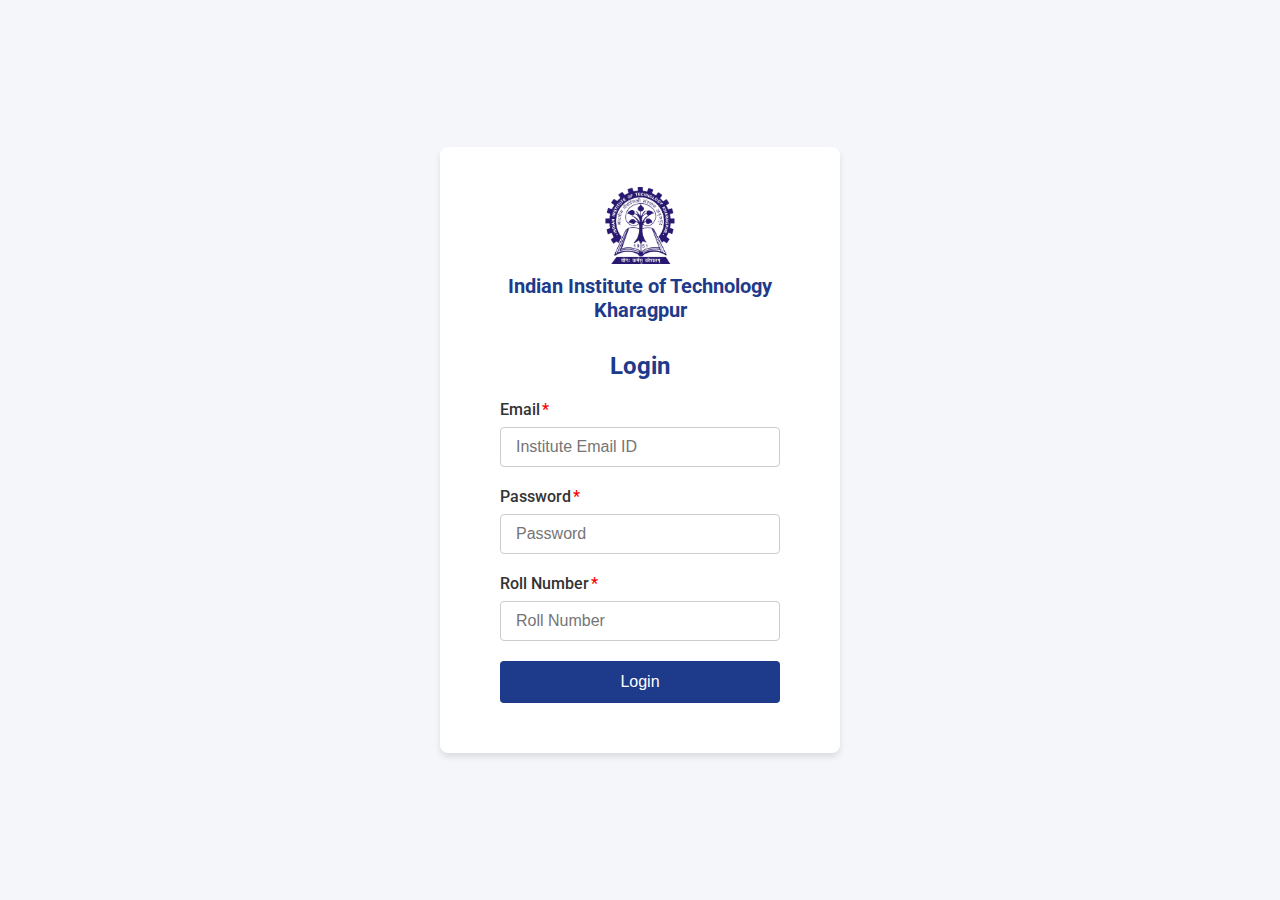
<file: index.html>
<!DOCTYPE html>
<html lang="en">
<head>
    <meta charset="UTF-8">
    <title>IIT Kharagpur - Login</title>
    <meta name="viewport" content="width=device-width, initial-scale=1.0">
    <!-- Google Fonts for Typography -->
    <link href="https://fonts.googleapis.com/css2?family=Roboto:wght@400;700&display=swap" rel="stylesheet">
    <style>
        /* Reset some default styles */
        * {
            box-sizing: border-box;
            margin: 0;
            padding: 0;
        }

        /* Apply a background color and font family */
        body {
            font-family: 'Roboto', sans-serif;
            background-color: #f4f6f9;
            height: 100vh;
            display: flex;
            justify-content: center;
            align-items: center;
        }

        /* Container to hold header and form */
        .container {
            background-color: #ffffff;
            padding: 40px 60px;
            border-radius: 8px;
            box-shadow: 0 4px 6px rgba(0, 0, 0, 0.1);
            max-width: 400px;
            width: 100%;
            position: relative; /* To position preloader inside */
        }

        /* Header styling */
        .header {
            text-align: center;
            margin-bottom: 30px;
        }

        .logo {
            display: flex;
            flex-direction: column;
            align-items: center;
        }

        .logo-img {
            width: 100px;
            height: auto;
            margin-bottom: 10px;
        }

        .logo-text {
            font-size: 20px;
            color: #1e3a8a; /* IIT Kharagpur's official color */
            margin: 0;
        }

        /* Login Form Styling */
        .login-form h2 {
            text-align: center;
            margin-bottom: 20px;
            color: #1e3a8a;
        }

        .form-group {
            margin-bottom: 20px;
        }

        .form-group label {
            display: block;
            margin-bottom: 8px;
            color: #333333;
            font-weight: 500;
        }

        .required {
            color: red;
            margin-left: 2px;
        }

        .form-group input {
            width: 100%;
            padding: 10px 15px;
            border: 1px solid #cccccc;
            border-radius: 4px;
            font-size: 16px;
            transition: border-color 0.3s ease;
        }

        .form-group input:focus {
            border-color: #1e3a8a;
            outline: none;
        }

        .btn {
            width: 100%;
            padding: 12px;
            background-color: #1e3a8a;
            color: #ffffff;
            border: none;
            border-radius: 4px;
            font-size: 16px;
            cursor: pointer;
            transition: background-color 0.3s ease;
        }

        .btn:hover {
            background-color: #162d6f;
        }

        .error-message {
            color: red;
            margin-top: 10px;
            text-align: center;
        }

        /* Preloader Overlay Styling */
        .preloader-overlay {
            position: absolute;
            top: 0;
            left: 0;
            width: 100%;
            height: 100%;
            background-color: rgba(255, 255, 255, 0.9);
            display: flex;
            flex-direction: column;
            justify-content: center;
            align-items: center;
            border-radius: 8px;
            z-index: 1000;
            display: none; /* Hidden by default */
        }

        .spinner {
            border: 8px solid #f3f3f3; /* Light grey */
            border-top: 8px solid #1e3a8a; /* Blue */
            border-radius: 50%;
            width: 60px;
            height: 60px;
            animation: spin 2s linear infinite;
            margin-bottom: 20px;
        }

        @keyframes spin {
            0% { transform: rotate(0deg); }
            100% { transform: rotate(360deg); }
        }

        .preloader-text {
            font-size: 18px;
            color: #333333;
            text-align: center;
        }

        /* Responsive Design */
        @media (max-width: 480px) {
            .container {
                padding: 30px 20px;
            }

            .logo-text {
                font-size: 18px;
            }

            .login-form h2 {
                font-size: 22px;
            }

            .form-group input {
                font-size: 14px;
            }

            .btn {
                font-size: 14px;
            }

            .preloader-text {
                font-size: 16px;
            }
        }
    </style>
</head>
<body>
    <div class="container">
        <!-- Preloader Overlay -->
        <div class="preloader-overlay" id="preloader">
            <div class="spinner"></div>
            <div class="preloader-text" id="preloaderText">Fetching user details...</div>
        </div>

        <!-- Header with Logo and Text -->
        <header class="header">
            <div class="logo">
                <img src="logo.png" alt="IIT Kharagpur Logo" class="logo-img">
                <h1 class="logo-text">Indian Institute of Technology Kharagpur</h1>
            </div>
        </header>

        <!-- Login Form -->
        <div class="login-form">
            <h2>Login</h2>
            <form id="loginForm">
                <div class="form-group">
                    <label for="email">Email<span class="required">*</span></label>
                    <input type="email" id="email" name="email" placeholder="Institute Email ID" required>
                </div>
                <div class="form-group">
                    <label for="password">Password<span class="required">*</span></label>
                    <input type="password" id="password" name="password" placeholder="Password" required>
                </div>
                <div class="form-group">
                    <label for="rollno">Roll Number<span class="required">*</span></label>
                    <input type="text" id="rollno" name="rollno" placeholder="Roll Number" required>
                </div>
                <button type="submit" class="btn">Login</button>
                <p id="errorMsg" class="error-message"></p>
            </form>
        </div>
    </div>

    <script>
        // Sample user credentials (for demonstration purposes)
        const users = [
            {
                email: "svr2303@kgpian.iitkgp.ac.in",
                password: "Gvrgps@2708",
                rollno: "20IM30005"
            },
            {
                email: "student2@iitkgp.ac.in",
                password: "securepass456",
                rollno: "KGP002"
            }
            // Add more user objects as needed
        ];

        // Function to handle form submission
        document.getElementById('loginForm').addEventListener('submit', function(e) {
            e.preventDefault(); // Prevent form from submitting

            // Get form values
            const email = document.getElementById('email').value.trim();
            const password = document.getElementById('password').value.trim();
            const rollno = document.getElementById('rollno').value.trim();

            // Validate credentials
            const user = users.find(user => 
                user.email === email && 
                user.password === password && 
                user.rollno === rollno
            );

            if (user) {
                // Credentials are correct
                // Show preloader
                const preloader = document.getElementById('preloader');
                const preloaderText = document.getElementById('preloaderText');
                preloader.style.display = 'flex';

                // Sequence of fetching messages
                setTimeout(() => {
                    preloaderText.textContent = "Fetching grades...";
                }, 2500); // Change text after 2.5 seconds

                // Redirect after 5 seconds
                setTimeout(() => {
                    window.location.href = "dashboard.html";
                }, 5000);
            } else {
                // Credentials are incorrect
                // Display error message
                document.getElementById('errorMsg').textContent = "Enter your Institute email ID, password, or roll number.";
            }
        });
    </script>
</body>
</html>
</file>
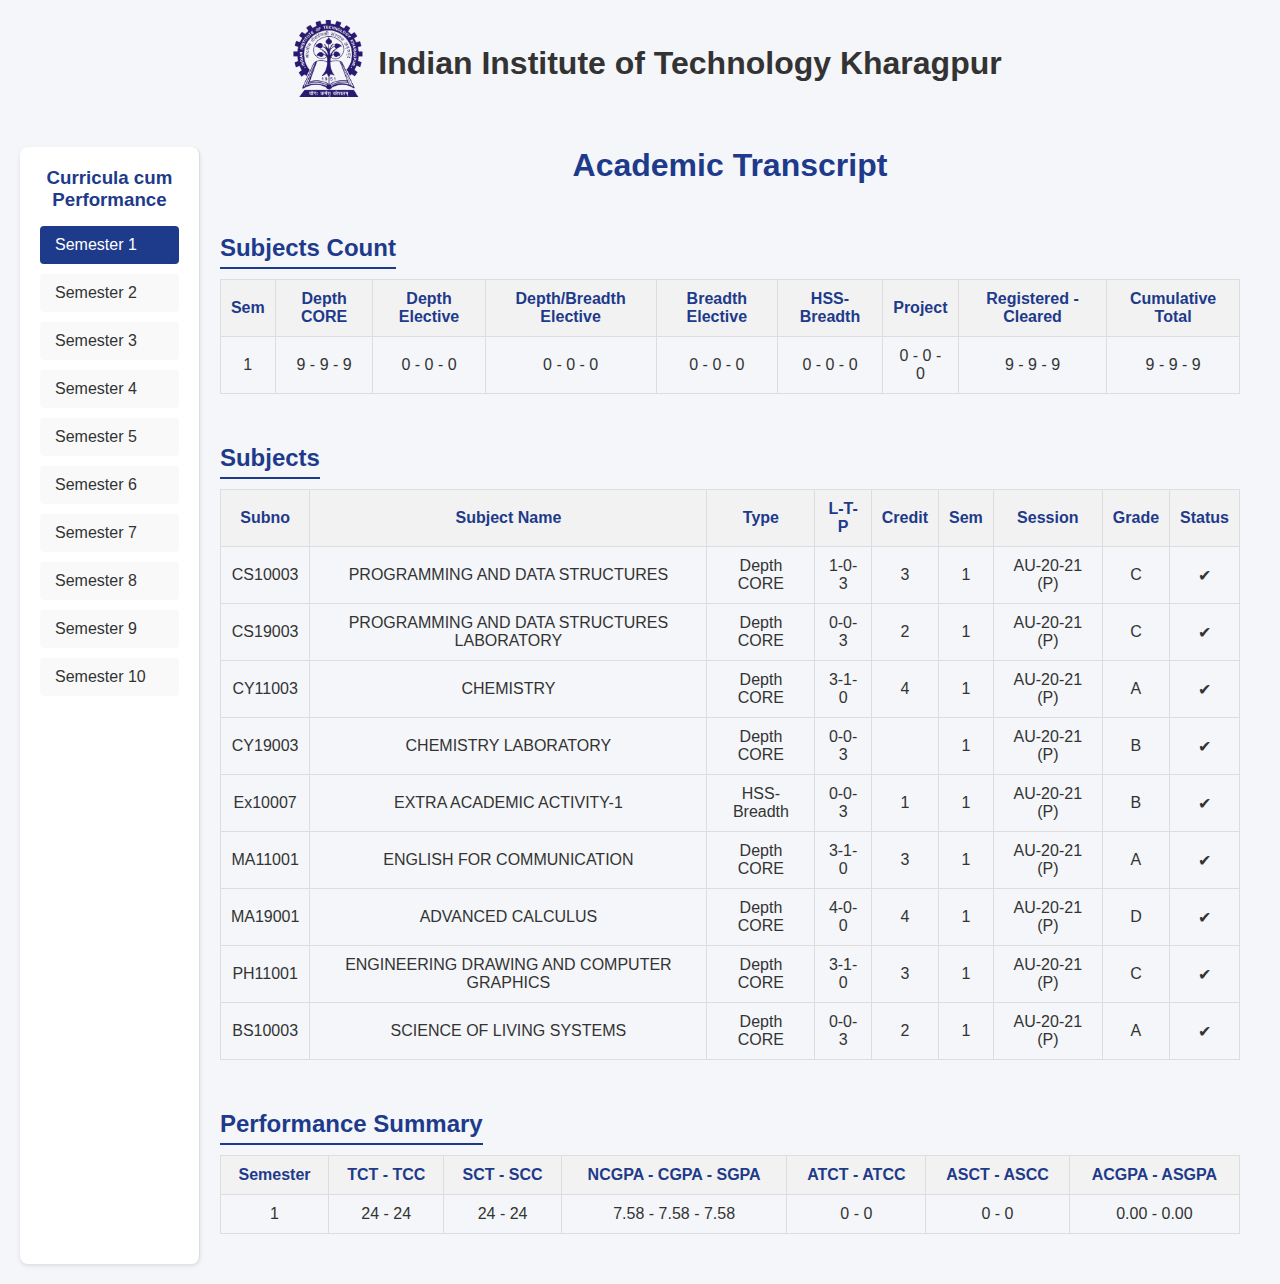
<file: dashboard.html>
<!DOCTYPE html>
<html lang="en">
<head>
    <meta charset="UTF-8">
    <meta name="viewport" content="width=device-width, initial-scale=1.0">
    <title>Academic Transcript</title>
    <style>
        /* Reset some default styles */
        * {
            box-sizing: border-box;
            margin: 0;
            padding: 0;
        }

        /* Body Styling */
        body {
            font-family: 'Roboto', sans-serif;
            background-color: #f4f6f9;
            color: #333;
        }

        /* Header Styling */
        .header {
            color: #fcfcfc;
            padding: 20px 0;
            text-align: center;
        }

        .logo {
            display: flex;
            flex-direction: row;
            align-items: center;
            justify-content: center;
        }

        .logo-img {
            width: 100px;
            height: auto;
            margin-bottom: 10px;
        }

        .logo-text {
            color: #333;
            font-size: 32px;
            margin: 0;
            font-weight: bold;
        }

        /* Container Styling */
        .container {
            display: flex;
            padding: 20px;
        }

        /* Sidebar Styling */
        .sidebar {
            width: 200px;
            background-color: #ffffff;
            border-right: 1px solid #dddddd;
            padding: 20px;
            border-radius: 8px;
            box-shadow: 0 2px 4px rgba(0, 0, 0, 0.1);
        }

        .sidebar h3 {
            margin-bottom: 15px;
            color: #1e3a8a;
            text-align: center;
        }

        .sidebar ul {
            list-style: none;
        }

        .sidebar-item {
            padding: 10px 15px;
            margin-bottom: 10px;
            background-color: #f9f9f9;
            border-radius: 4px;
            cursor: pointer;
            transition: background-color 0.3s ease;
        }

        .sidebar-item:hover {
            background-color: #e6e6e6;
        }

        .sidebar-item.active {
            background-color: #1e3a8a;
            color: #ffffff;
        }

        /* Main Content Styling */
        .main-content {
            flex-grow: 1;
            padding: 0 20px;
        }

        .main-heading {
            text-align: center;
            margin-bottom: 30px;
            color: #1e3a8a;
        }

        .section-heading {
            margin: 20px 0 10px 0;
            color: #1e3a8a;
            border-bottom: 2px solid #1e3a8a;
            display: inline-block;
            padding-bottom: 5px;
        }

        table {
            width: 100%;
            border-collapse: collapse;
            margin-bottom: 30px;
        }

        th, td {
            border: 1px solid #dddddd;
            padding: 10px;
            text-align: center;
        }

        th {
            background-color: #f2f2f2;
            color: #1e3a8a;
        }

        /* Responsive Design */
        @media (max-width: 768px) {
            .container {
                flex-direction: column;
            }

            .sidebar {
                width: 100%;
                margin-bottom: 20px;
            }

            .main-content {
                padding: 0;
            }
        }
    </style>
</head>
<body>
    <header class="header">
        <div class="logo">
            <img src="logo.png" alt="IIT Kharagpur Logo" class="logo-img">
            <h1 class="logo-text">Indian Institute of Technology Kharagpur</h1>
        </div>
    </header>

    <div class="container">
        <div class="sidebar">
            <h3>Curricula cum Performance</h3>
            <ul>
                <li class="sidebar-item active" data-sem="1">Semester 1</li>
                <li class="sidebar-item" data-sem="2">Semester 2</li>
                <li class="sidebar-item" data-sem="3">Semester 3</li>
                <li class="sidebar-item" data-sem="4">Semester 4</li>
                <li class="sidebar-item" data-sem="5">Semester 5</li>
                <li class="sidebar-item" data-sem="6">Semester 6</li>
                <li class="sidebar-item" data-sem="7">Semester 7</li>
                <li class="sidebar-item" data-sem="8">Semester 8</li>
                <li class="sidebar-item" data-sem="9">Semester 9</li>
                <li class="sidebar-item" data-sem="10">Semester 10</li>
            </ul>
        </div>
        <div class="main-content">
            <h1 class="main-heading">Academic Transcript</h1>
            <h2 class="section-heading">Subjects Count</h2>
            <table id="subjectsCountTable">
                <thead>
                    <tr>
                        <th>Sem</th>
                        <th>Depth CORE</th>
                        <th>Depth Elective</th>
                        <th>Depth/Breadth Elective</th>
                        <th>Breadth Elective</th>
                        <th>HSS-Breadth</th>
                        <th>Project</th>
                        <th>Registered - Cleared</th>
                        <th>Cumulative Total</th>
                    </tr>
                </thead>
                <tbody></tbody>
            </table>

            <h2 class="section-heading">Subjects</h2>
            <table id="subjectsTable">
                <thead>
                    <tr>
                        <th>Subno</th>
                        <th>Subject Name</th>
                        <th>Type</th>
                        <th>L-T-P</th>
                        <th>Credit</th>
                        <th>Sem</th>
                        <th>Session</th>
                        <th>Grade</th>
                        <th>Status</th>
                    </tr>
                </thead>
                <tbody></tbody>
            </table>

            <h2 class="section-heading">Performance Summary</h2>
            <table id="performanceTable">
                <thead>
                    <tr>
                        <th>Semester</th>
                        <th>TCT - TCC</th>
                        <th>SCT - SCC</th>
                        <th>NCGPA - CGPA - SGPA</th>
                        <th>ATCT - ATCC</th>
                        <th>ASCT - ASCC</th>
                        <th>ACGPA - ASGPA</th>
                    </tr>
                </thead>
                <tbody></tbody>
            </table>
        </div>
    </div>

    <script>
        // Updated transcriptData with nested semesters
        const transcriptData = {
  "semesters": [
    {
      "sem": "1",
      "subjects_count": {
        "depth_core": "9 - 9 - 9",
        "depth_elective": "0 - 0 - 0",
        "depth_breadth_elective": "0 - 0 - 0",
        "breadth_elective": "0 - 0 - 0",
        "hss_breadth": "0 - 0 - 0",
        "project": "0 - 0 - 0",
        "curricula_registered_cleared": "9 - 9 - 9",
        "curricula_registered_cleared_cumulative": "9 - 9 - 9"
      },
      "subjects": [
        {
          "subno": "CS10003",
          "name": "PROGRAMMING AND DATA STRUCTURES",
          "type": "Depth CORE",
          "ltp": "1-0-3",
          "credit": "3",
          "reg_session": "AU-20-21 (P)",
          "grade": "C",
          "status": "✔"
        },
        {
          "subno": "CS19003",
          "name": "PROGRAMMING AND DATA STRUCTURES LABORATORY",
          "type": "Depth CORE",
          "ltp": "0-0-3",
          "credit": "2",
          "reg_session": "AU-20-21 (P)",
          "grade": "C",
          "status": "✔"
        },
        {
          "subno": "CY11003",
          "name": "CHEMISTRY",
          "type": "Depth CORE",
          "ltp": "3-1-0",
          "credit": "4",
          "reg_session": "AU-20-21 (P)",
          "grade": "A",
          "status": "✔"
        },
        {
          "subno": "CY19003",
          "name": "CHEMISTRY LABORATORY",
          "type": "Depth CORE",
          "ltp": "0-0-3",
          "credit": "",
          "reg_session": "AU-20-21 (P)",
          "grade": "B",
          "status": "✔"
        },
        {
          "subno": "Ex10007",
          "name": "EXTRA ACADEMIC ACTIVITY-1",
          "type": "HSS-Breadth",
          "ltp": "0-0-3",
          "credit": "1",
          "reg_session": "AU-20-21 (P)",
          "grade": "B",
          "status": "✔"
        },
        {
          "subno": "MA11001",
          "name": "ENGLISH FOR COMMUNICATION",
          "type": "Depth CORE",
          "ltp": "3-1-0",
          "credit": "3",
          "reg_session": "AU-20-21 (P)",
          "grade": "A",
          "status": "✔"
        },
        {
          "subno": "MA19001",
          "name": "ADVANCED CALCULUS",
          "type": "Depth CORE",
          "ltp": "4-0-0",
          "credit": "4",
          "reg_session": "AU-20-21 (P)",
          "grade": "D",
          "status": "✔"
        },
        {
          "subno": "PH11001",
          "name": "ENGINEERING DRAWING AND COMPUTER GRAPHICS",
          "type": "Depth CORE",
          "ltp": "3-1-0",
          "credit": "3",
          "reg_session": "AU-20-21 (P)",
          "grade": "C",
          "status": "✔"
        },
        {
          "subno": "BS10003",
          "name": "	SCIENCE OF LIVING SYSTEMS",
          "type": "Depth CORE",
          "ltp": "0-0-3",
          "credit": "2",
          "reg_session": "AU-20-21 (P)",
          "grade": "A",
          "status": "✔"
        }
      ],
      "performance": {
        "tct_tcc": "24 - 24",
        "sct_scc": "24 - 24",
        "ncgpa_cgpa_sgpa": "7.58 - 7.58 - 7.58",
        "atct_atcc": "0 - 0",
        "asct_ascc": "0 - 0",
        "acgpa_asgpa": "0.00 - 0.00"
      }
    },
    {
      "sem": "2",
      "subjects_count": {
        "depth_core": "9 - 9 - 9",
        "depth_elective": "0 - 0 - 0",
        "depth_breadth_elective": "0 - 0 - 0",
        "breadth_elective": "0 - 0 - 0",
        "hss_breadth": "0 - 0 - 0",
        "project": "0 - 0 - 0",
        "curricula_registered_cleared": "9 - 9 - 9",
        "curricula_registered_cleared_cumulative": "18 - 18 - 18"
      },
      "subjects": [
        {
          "subno": "MA20205",
          "name": "PROBABILITY AND STATISTICS",
          "type": "Depth CORE",
          "ltp": "3-1-0",
          "credit": "4",
          "reg_session": "AU-21-22 (P)",
          "grade": "B",
          "status": "✔"
        },
        {
          "subno": "EA10009",
          "name": "EXTRA ACADEMIC ACTIVITY III",
          "type": "HSS-Breadth",
          "ltp": "0-0-3",
          "credit": "1",
          "reg_session": "AU-21-22 (P)",
          "grade": "A",
          "status": "✔"
        },
        {
          "subno": "EC21201",
          "name": "BASIC ELECTRONICS",
          "type": "Depth CORE",
          "ltp": "3-1-0",
          "credit": "4",
          "reg_session": "AU-21-22 (P)",
          "grade": "A",
          "status": "✔"
        },
        {
          "subno": "EC29301",
          "name": "BASIC ELECTRONICS LABORATORY",
          "type": "Depth CORE",
          "ltp": "0-0-3",
          "credit": "2",
          "reg_session": "AU-21-22 (P)",
          "grade": "A",
          "status": "✔"
        },
        {
          "subno": "HS11201",
          "name": "ECONOMICS",
          "type": "HSS-Breadth",
          "ltp": "1-0-0",
          "credit": "3",
          "reg_session": "AU-21-22 (P)",
          "grade": "A",
          "status": "✔"
        }
      ],
      "performance": {
        "tct_tcc": "49 - 49",
        "sct_scc": "25 - 25",
        "ncgpa_cgpa_sgpa": "7.49 - 7.49 - 7.40",
        "atct_atcc": "0 - 0",
        "asct_ascc": "0 - 0",
        "acgpa_asgpa": "0.00 - 0.00"
      }
    },
    {
      "sem": "3",
      "subjects_count": {
        "depth_core": "7 - 7 - 7",
        "depth_elective": "0 - 0 - 0",
        "depth_breadth_elective": "0 - 0 - 0",
        "breadth_elective": "0 - 0 - 0",
        "hss_breadth": "1 - 1 - 1",
        "project": "0 - 0 - 0",
        "curricula_registered_cleared": "8 - 8 - 8",
        "curricula_registered_cleared_cumulative": "26 - 26 - 26"
      },
      "subjects": [
        {
          "subno": "EA10008",
          "name": "EXTRA ACADEMIC ACTIVITY",
          "type": "HSS-Breadth",
          "ltp": "0-0-3",
          "credit": "1",
          "reg_session": "AU-22-23 (P)",
          "grade": "A",
          "status": "✔"
        },
        {
          "subno": "PH11003",
          "name": "PHYSICS OF WAVES",
          "type": "Depth CORE",
          "ltp": "3-1-0",
          "credit": "4",
          "reg_session": "AU-22-23 (P)",
          "grade": "D",
          "status": "✔"
        },
        {
          "subno": "PH19063",
          "name": "PHYSICS LABORATORY",
          "type": "Depth CORE",
          "ltp": "0-0-3",
          "credit": "1",
          "reg_session": "AU-22-23 (P)",
          "grade": "C",
          "status": "✔"
        },
        {
          "subno": "MA11004",
          "name": "LINEAR ALGEBRA, NUMERICAL AND COMPLEX ANALYSIS",
          "type": "Depth CORE",
          "ltp": "3-1-0",
          "credit": "4",
          "reg_session": "AU-22-23 (P)",
          "grade": "C",
          "status": "✔"
        },
        {
          "subno": "EV10003",
          "name": "ENVIRONMENTAL SCIENCE",
          "type": "Depth CORE",
          "ltp": "2-0-0",
          "credit": "3",
          "reg_session": "AU-22-23 (P)",
          "grade": "A",
          "status": "✔"
        },
        {
          "subno": "EN19003",
          "name": "ENGINEERING LABORATORY",
          "type": "Depth CORE",
          "ltp": "0-0-3",
          "credit": "1",
          "reg_session": "AU-22-23 (P)",
          "grade": "A",
          "status": "✔"
        }
      ],
      "performance": {
        "tct_tcc": "73 - 73",
        "sct_scc": "24 - 24",
        "ncgpa_cgpa_sgpa": "7.79 - 7.79 - 8.42",
        "atct_atcc": "0 - 0",
        "asct_ascc": "0 - 0",
        "acgpa_asgpa": "0.00 - 0.00"
      }
    },
    {
      "sem": "4",
      "subjects_count": {
        "depth_core": "7 - 7 - 7",
        "depth_elective": "0 - 0 - 0",
        "depth_breadth_elective": "1 - 1 - 1",
        "breadth_elective": "0 - 0 - 0",
        "hss_breadth": "0 - 0 - 0",
        "project": "0 - 0 - 0",
        "curricula_registered_cleared": "8 - 8 - 8",
        "curricula_registered_cleared_cumulative": "34 - 34 - 34"
      },
      "subjects": [
        {
          "subno": "IM21302",
          "name": "MANAGEMENT OF INVENTORY SYSTEMS",
          "type": "Depth Elective",
          "ltp": "3-1-0",
          "credit": "4",
          "reg_session": "AU-23-24 (P)",
          "grade": "C",
          "status": "✔"
        },
        {
          "subno": "IM21204",
          "name": "OPERATIONS RESEARCH II",
          "type": "Depth CORE",
          "ltp": "3-1-0",
          "credit": "4",
          "reg_session": "AU-23-24 (P)",
          "grade": "B",
          "status": "✔"
        },
        {
          "subno": "IM29202",
          "name": "WORK SYSTEM DESIGN LABORATORY",
          "type": "Depth CORE",
          "ltp": "0-0-3",
          "credit": "2",
          "reg_session": "AU-23-24 (P)",
          "grade": "EX",
          "status": "✔"
        },
        {
          "subno": "IM29294",
          "name": "OPERATIONS RESEARCH LABORATORY",
          "type": "Depth CORE",
          "ltp": "0-0-3",
          "credit": "2",
          "reg_session": "AU-23-24 (P)",
          "grade": "A",
          "status": "✔"
        },
        {
          "subno": "MA20202",
          "name": "TRANSFORM CALCULUS",
          "type": "Depth CORE",
          "ltp": "3-1-0",
          "credit": "3",
          "reg_session": "AU-23-24 (P)",
          "grade": "A",
          "status": "✔"
        },
        {
          "subno": "IM20202",
          "name": "WORK SYSTEM DESIGN",
          "type": "Depth Elective",
          "ltp": "3-1-0",
          "credit": "3",
          "reg_session": "AU-23-24 (P)",
          "grade": "C",
          "status": "✔"
        },
        {
          "subno": "EA10010",
          "name": "EXTRA ACADEMIC ACTIVITY-IV",
          "type": "Depth CORE",
          "ltp": "0-0-3",
          "credit": "1",
          "reg_session": "AU-23-24 (P)",
          "grade": "B",
          "status": "✔"
        },
        {
          "subno": "IM21202",
          "name": "DATA COMMUNICATION",
          "type": "Depth CORE",
          "ltp": "3-1-0",
          "credit": "4",
          "reg_session": "AU-23-24 (P)",
          "grade": "A",
          "status": "✔"
        }
      ],
      "performance": {
        "tct_tcc": "95 - 95",
        "sct_scc": "22 - 22",
        "ncgpa_cgpa_sgpa": "7.82 - 7.82 - 7.91",
        "atct_atcc": "0 - 0",
        "asct_ascc": "0 - 0",
        "acgpa_asgpa": "0.00 - 0.00"
      }
    },
    {
      "sem": "5",
      "subjects_count": {
        "depth_core": "6 - 6 - 6",
        "depth_elective": "4 - 4 - 4",
        "depth_breadth_elective": "0 - 0 - 0",
        "breadth_elective": "0 - 0 - 0",
        "hss_breadth": "0 - 0 - 0",
        "project": "0 - 0 - 0",
        "curricula_registered_cleared": "10 - 10 - 10",
        "curricula_registered_cleared_cumulative": "44 - 44 - 44"
      },
      "subjects": [
        {
          "subno": "IM34203",
          "name": "PRODUCTION PLANNING AND CONTROL",
          "type": "Depth CORE",
          "ltp": "3-1-0",
          "credit": "4",
          "reg_session": "AU-24-25 (P)",
          "grade": "P",
          "status": "✔"
        },
        {
          "subno": "IM39201",
          "name": "SIMULATION LAB",
          "type": "Depth CORE",
          "ltp": "0-0-3",
          "credit": "2",
          "reg_session": "AU-24-25 (P)",
          "grade": "A",
          "status": "✔"
        },
        {
          "subno": "IM31006",
          "name": "SIMULATION",
          "type": "Depth Elective",
          "ltp": "1-0-3",
          "credit": "3",
          "reg_session": "AU-24-25 (P)",
          "grade": "P",
          "status": "✔"
        },
        {
          "subno": "IM39HES",
          "name": "TECHNO-ENTREPRENEURIAL LEADERSHIP",
          "type": "Depth Elective",
          "ltp": "3-0-0",
          "credit": "3",
          "reg_session": "AU-24-25 (P)",
          "grade": "C",
          "status": "✔"
        },
        {
          "subno": "IM31005",
          "name": "QUALITY DESIGN AND CONTROL",
          "type": "Depth CORE",
          "ltp": "3-1-0",
          "credit": "4",
          "reg_session": "AU-24-25 (P)",
          "grade": "A",
          "status": "✔"
        },
        {
          "subno": "IM31007",
          "name": "QUALITY DESIGN AND CONTROL LABORATORY",
          "type": "Depth CORE",
          "ltp": "0-0-3",
          "credit": "2",
          "reg_session": "AU-24-25 (P)",
          "grade": "A",
          "status": "✔"
        },
        {
          "subno": "IM31004",
          "name": "SUPPLY CHAIN MANAGEMENT",
          "type": "Depth CORE",
          "ltp": "0-0-3",
          "credit": "4",
          "reg_session": "AU-24-25 (P)",
          "grade": "P",
          "status": "✔"
        },
        {
          "subno": "IM31003",
          "name": "QUALITY DESIGN AND CONTROL",
          "type": "Depth Elective",
          "ltp": "0-0-3",
          "credit": "4",
          "reg_session": "AU-24-25 (P)",
          "grade": "C",
          "status": "✔"
        }
      ],
      "performance": {
        "tct_tcc": "117 - 117",
        "sct_scc": "22 - 22",
        "ncgpa_cgpa_sgpa": "7.51 - 7.51 - 7.02",
        "atct_atcc": "0 - 0",
        "asct_ascc": "0 - 0",
        "acgpa_asgpa": "0.00 - 0.00"
      }
    },
    {
      "sem": "6",
      "subjects_count": {
        "depth_core": "5 - 5 - 5",
        "depth_elective": "4 - 4 - 4",
        "depth_breadth_elective": "1 - 1 - 1",
        "breadth_elective": "0 - 0 - 0",
        "hss_breadth": "0 - 0 - 0",
        "project": "0 - 0 - 0",
        "curricula_registered_cleared": "9 - 9 - 9",
        "curricula_registered_cleared_cumulative": "53 - 53 - 53"
      },
      "subjects": [
        {
          "subno": "IM21002",
          "name": "PRODUCTION DESIGN AND PROCESS PLANNING",
          "type": "Depth CORE",
          "ltp": "3-1-0",
          "credit": "4",
          "reg_session": "AU-25-26 (P)",
          "grade": "D",
          "status": "✔"
        },
        {
          "subno": "ME30604",
          "name": "MACHINE TOOLS AND MACHINING",
          "type": "Depth Elective",
          "ltp": "3-1-0",
          "credit": "4",
          "reg_session": "AU-25-26 (P)",
          "grade": "D",
          "status": "✔"
        },
        {
          "subno": "IM39202",
          "name": "STATISTICAL LEARNING LAB",
          "type": "Depth Elective",
          "ltp": "0-0-3",
          "credit": "2",
          "reg_session": "AU-25-26 (P)",
          "grade": "A",
          "status": "✔"
        },
        {
          "subno": "IM31202",
          "name": "STATISTICAL LEARNING WITH APPLICATIONS",
          "type": "Depth CORE",
          "ltp": "3-1-0",
          "credit": "4",
          "reg_session": "AU-25-26 (P)",
          "grade": "A",
          "status": "✔"
        },
        {
          "subno": "IM31201",
          "name": "STATISTICAL LEARNING",
          "type": "Depth Elective",
          "ltp": "3-1-0",
          "credit": "4",
          "reg_session": "AU-25-26 (P)",
          "grade": "B",
          "status": "✔"
        },
        {
          "subno": "IM39203",
          "name": "PRODUCTION DESIGN AND PROCESS PLANNING",
          "type": "Depth Elective",
          "ltp": "0-0-3",
          "credit": "2",
          "reg_session": "AU-25-26 (P)",
          "grade": "D",
          "status": "✔"
        },
        {
          "subno": "IM31203",
          "name": "INFORMATION SYSTEM PROJECT",
          "type": "Depth CORE",
          "ltp": "0-0-3",
          "credit": "2",
          "reg_session": "AU-25-26 (P)",
          "grade": "A",
          "status": "✔"
        }
      ],
      "performance": {
        "tct_tcc": "24 - 24",
        "sct_scc": "24 - 24",
        "ncgpa_cgpa_sgpa": "7.27 - 7.27 - 6.90",
        "atct_atcc": "0 - 0",
        "asct_ascc": "0 - 0",
        "acgpa_asgpa": "0.00 - 0.00"
      }
    },
    {
      "sem": "7",
      "subjects_count": {
        "depth_core": "4 - 4 - 4",
        "depth_elective": "3 - 3 - 3",
        "depth_breadth_elective": "0 - 0 - 0",
        "breadth_elective": "0 - 0 - 0",
        "hss_breadth": "0 - 0 - 0",
        "project": "0 - 0 - 0",
        "curricula_registered_cleared": "7 - 7 - 7",
        "curricula_registered_cleared_cumulative": "60 - 60 - 60"
      },
      "subjects": [
        {
          "subno": "IM47001",
          "name": "PROJECT-A",
          "type": "Depth CORE",
          "ltp": "0-0-3",
          "credit": "6",
          "reg_session": "AU-26-27 (P)",
          "grade": "C",
          "status": "✔"
        },
        {
          "subno": "IM41001",
          "name": "PRODUCT DEVELOPMENT",
          "type": "Depth CORE",
          "ltp": "3-1-0",
          "credit": "4",
          "reg_session": "AU-26-27 (P)",
          "grade": "D",
          "status": "✔"
        },
        {
          "subno": "IM49001",
          "name": "PRODUCT DEVELOPMENT PROJECT",
          "type": "Depth CORE",
          "ltp": "0-0-6",
          "credit": "6",
          "reg_session": "AU-26-27 (P)",
          "grade": "A",
          "status": "✔"
        },
        {
          "subno": "1160213",
          "name": "PRINCIPLES OF SAFETY ENGINEERING",
          "type": "Depth Elective",
          "ltp": "3-0-3",
          "credit": "3",
          "reg_session": "AU-26-27 (P)",
          "grade": "C",
          "status": "✔"
        },{
          "subno": "1160213",
          "name": "RECOMMENDER SYSTEMS IN E-BUSINESS",
          "type": "Depth Elective",
          "ltp": "3-0-3",
          "credit": "3",
          "reg_session": "AU-26-27 (P)",
          "grade": "D",
          "status": "✔"
        }
      ],
      "performance": {
        "tct_tcc": "24 - 24",
        "sct_scc": "24 - 24",
        "ncgpa_cgpa_sgpa": "7.13 - 7.13 - 7.26",
        "atct_atcc": "0 - 0",
        "asct_ascc": "0 - 0",
        "acgpa_asgpa": "0.00 - 0.00"
      }
    },
    {
      "sem": "8",
      "subjects_count": {
        "depth_core": "5 - 5 - 5",
        "depth_elective": "3 - 3 - 3",
        "depth_breadth_elective": "0 - 0 - 0",
        "breadth_elective": "0 - 0 - 0",
        "hss_breadth": "0 - 0 - 0",
        "project": "0 - 0 - 0",
        "curricula_registered_cleared": "8 - 8 - 8",
        "curricula_registered_cleared_cumulative": "68 - 68 - 68"
      },
      "subjects": [
        {
          "subno": "IM47004",
          "name": "PROJECT-B",
          "type": "Depth CORE",
          "ltp": "0-0-0",
          "credit": "6",
          "reg_session": "AU-27-28 (P)",
          "grade": "B",
          "status": "✔"
        },
        {
          "subno": "IM61004",
          "name": "QUALITY ENGINEERING",
          "type": "Depth Elective",
          "ltp": "3-1-0",
          "credit": "4",
          "reg_session": "AU-27-28 (P)",
          "grade": "A",
          "status": "✔"
        },
        {
          "subno": "IM61212",
          "name": "SAFETY AND RISK ANALYTICS",
          "type": "Depth Elective",
          "ltp": "3-1-0",
          "credit": "4",
          "reg_session": "AU-27-28 (P)",
          "grade": "A",
          "status": "✔"
        },
        {
          "subno": "IM42202",
          "name": "OPTIMIZATION AND HEURISTICS METHODS",
          "type": "Depth Elective",
          "ltp": "3-1-0",
          "credit": "4",
          "reg_session": "AU-27-28 (P)",
          "grade": "B",
          "status": "✔"
        },
        {
          "subno": "IM61208",
          "name": "GAME THEORY AND APPLICATIONS",
          "type": "Depth Elective",
          "ltp": "3-1-0",
          "credit": "4",
          "reg_session": "AU-27-28 (P)",
          "grade": "B",
          "status": "✔"
        }
      ],
      "performance": {
        "tct_tcc": "24 - 24",
        "sct_scc": "24 - 24",
        "ncgpa_cgpa_sgpa": "7.82 - 7.82 - 8.42",
        "atct_atcc": "0 - 0",
        "asct_ascc": "0 - 0",
        "acgpa_asgpa": "0.00 - 0.00"
      }
    },
    {
      "sem": "9",
      "subjects_count": {
        "depth_core": "1 - 1 - 1",
        "depth_elective": "3 - 3 - 3",
        "depth_breadth_elective": "0 - 0 - 0",
        "breadth_elective": "0 - 0 - 0",
        "hss_breadth": "0 - 0 - 0",
        "project": "1 - 1 - 1",
        "curricula_registered_cleared": "4 - 4 - 4",
        "curricula_registered_cleared_cumulative": "52 - 52 - 52"
      },
      "subjects": [
        {
          "subno": "IM58201",
          "name": "SUMMER INTERNSHIP",
          "type": "Depth CORE",
          "ltp": "0-0-0",
          "credit": "2",
          "reg_session": "AU-24-25 (P)",
          "grade": "A",
          "status": "✔"
        },
        {
          "subno": "IM60059",
          "name": "FINANCIAL ENGINEERING",
          "type": "Depth Elective VI",
          "ltp": "3-0-0",
          "credit": "3",
          "reg_session": "AU-24-25 (P)",
          "grade": "A",
          "status": "✔"
        },
        {
          "subno": "IM61207",
          "name": "APPLIED MULTIVARIATE STATISTICAL MODELLING",
          "type": "Depth Elective VII",
          "ltp": "3-1-0",
          "credit": "4",
          "reg_session": "AU-24-25 (P)",
          "grade": "C",
          "status": "✔"
        },
        {
          "subno": "IM61003",
          "name": "HUMAN FACTORS ENGINEERING",
          "type": "Depth Elective VIII",
          "ltp": "3-1-0",
          "credit": "4",
          "reg_session": "AU-24-25 (P)",
          "grade": "B",
          "status": "✔"
        },
        {
          "subno": "IM57003",
          "name": "PROJECT - III",
          "type": "Project III",
          "ltp": "0-0-18",
          "credit": "12",
          "reg_session": "AU-24-25 (P)",
          "grade": "A",
          "status": "✔"
        }
      ],
      "performance": {
        "tct_tcc": "204 - 204",
        "sct_scc": "25 - 25",
        "ncgpa_cgpa_sgpa": "7.91 - 7.91 - 8.01",
        "atct_atcc": "0 - 0",
        "asct_ascc": "0 - 0",
        "acgpa_asgpa": "0.00 - 0.00"
      }
    },
    {
      "sem": "10",
      "subjects_count": {
        "depth_core": "0 - 0 - 0",
        "depth_elective": "0 - 0 - 0",
        "depth_breadth_elective": "0 - 0 - 0",
        "breadth_elective": "0 - 0 - 0",
        "hss_breadth": "0 - 0 - 0",
        "project": "0 - 0 - 0",
        "curricula_registered_cleared": "0 - 0 - 0",
        "curricula_registered_cleared_cumulative": "0 - 0 - 0"
      },
      "subjects": [],
      "performance": {
        "tct_tcc": "0 - 0",
        "sct_scc": "0 - 0",
        "ncgpa_cgpa_sgpa": "0.00 - 0.00 - 0.00",
        "atct_atcc": "0 - 0",
        "asct_ascc": "0 - 0",
        "acgpa_asgpa": "0.00 - 0.00"
      }
    }
  ]
};


        // Function to populate Subjects Count Table
        function populateSubjectsCountTable(semData) {
            const tableBody = document.querySelector("#subjectsCountTable tbody");
            tableBody.innerHTML = "";
            const count = semData.subjects_count;
            const row = tableBody.insertRow();
            row.insertCell().textContent = semData.sem;
            row.insertCell().textContent = count.depth_core;
            row.insertCell().textContent = count.depth_elective;
            row.insertCell().textContent = count.depth_breadth_elective;
            row.insertCell().textContent = count.breadth_elective;
            row.insertCell().textContent = count.hss_breadth;
            row.insertCell().textContent = count.project;
            row.insertCell().textContent = count.curricula_registered_cleared;
            row.insertCell().textContent = count.curricula_registered_cleared_cumulative;
        }

        // Function to populate Subjects Table
        function populateSubjectsTable(semData) {
            const tableBody = document.querySelector("#subjectsTable tbody");
            tableBody.innerHTML = "";
            const subjects = semData.subjects;
            subjects.forEach(sub => {
                const row = tableBody.insertRow();
                row.insertCell().textContent = sub.subno;
                row.insertCell().textContent = sub.name;
                row.insertCell().textContent = sub.type;
                row.insertCell().textContent = sub.ltp;
                row.insertCell().textContent = sub.credit;
                row.insertCell().textContent = semData.sem;
                row.insertCell().textContent = sub.reg_session;
                row.insertCell().textContent = sub.grade;
                row.insertCell().textContent = sub.status;
            });
        }

        // Function to populate Performance Table
        function populatePerformanceTable(semData) {
            const tableBody = document.querySelector("#performanceTable tbody");
            tableBody.innerHTML = "";
            const perf = semData.performance;
            const row = tableBody.insertRow();
            row.insertCell().textContent = semData.sem;
            row.insertCell().textContent = perf.tct_tcc;
            row.insertCell().textContent = perf.sct_scc;
            row.insertCell().textContent = perf.ncgpa_cgpa_sgpa;
            row.insertCell().textContent = perf.atct_atcc;
            row.insertCell().textContent = perf.asct_ascc;
            row.insertCell().textContent = perf.acgpa_asgpa;
        }

        // Function to display data for a selected semester
        function displaySemesterData(sem) {
            const semData = transcriptData.semesters.find(s => s.sem === sem);
            if (semData) {
                populateSubjectsCountTable(semData);
                populateSubjectsTable(semData);
                populatePerformanceTable(semData);
            } else {
                console.error(`Data for Semester ${sem} not found.`);
            }
        }

        // Initialize the dashboard with Semester 1 data
        window.onload = function() {
            displaySemesterData("1");
        };

        // Add event listeners to sidebar items
        document.querySelectorAll(".sidebar-item").forEach(item => {
            item.addEventListener("click", function () {
                // Remove 'active' class from all items
                document.querySelectorAll(".sidebar-item").forEach(i => i.classList.remove("active"));
                // Add 'active' class to the clicked item
                this.classList.add("active");
                // Get the semester number from data-sem attribute
                const sem = this.getAttribute("data-sem");
                // Display data for the selected semester
                displaySemesterData(sem);
            });
        });
    </script>
</body>
</html>
</file>
